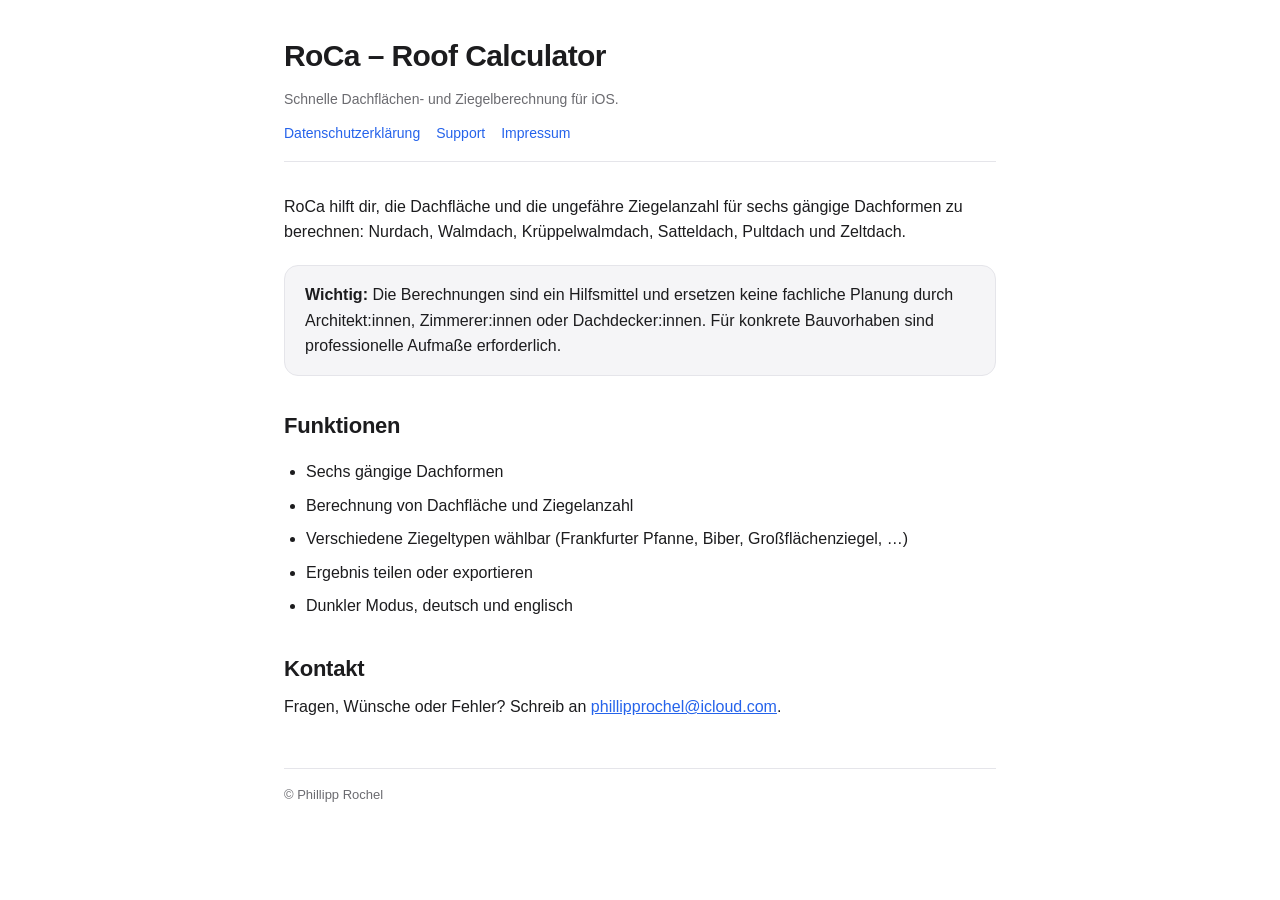
<file: index.html>
<!DOCTYPE html>
<html lang="de">
<head>
<meta charset="UTF-8">
<meta name="viewport" content="width=device-width, initial-scale=1.0">
<title>RoCa – Roof Calculator</title>
<link rel="stylesheet" href="style.css">
</head>
<body>
<div class="container">
<header>
    <h1>RoCa – Roof Calculator</h1>
    <p class="subtitle">Schnelle Dachflächen- und Ziegelberechnung für iOS.</p>
    <nav>
        <a href="privacy.html">Datenschutzerklärung</a>
        <a href="support.html">Support</a>
        <a href="impressum.html">Impressum</a>
    </nav>
</header>

<main>
    <p>RoCa hilft dir, die Dachfläche und die ungefähre Ziegelanzahl für sechs gängige Dachformen zu berechnen: Nurdach, Walmdach, Krüppelwalmdach, Satteldach, Pultdach und Zeltdach.</p>

    <div class="card">
        <strong>Wichtig:</strong> Die Berechnungen sind ein Hilfsmittel und ersetzen keine fachliche Planung durch Architekt:innen, Zimmerer:innen oder Dachdecker:innen. Für konkrete Bauvorhaben sind professionelle Aufmaße erforderlich.
    </div>

    <h2>Funktionen</h2>
    <ul>
        <li>Sechs gängige Dachformen</li>
        <li>Berechnung von Dachfläche und Ziegelanzahl</li>
        <li>Verschiedene Ziegeltypen wählbar (Frankfurter Pfanne, Biber, Großflächenziegel, …)</li>
        <li>Ergebnis teilen oder exportieren</li>
        <li>Dunkler Modus, deutsch und englisch</li>
    </ul>

    <h2>Kontakt</h2>
    <p>Fragen, Wünsche oder Fehler? Schreib an <a href="mailto:phillipprochel@icloud.com">phillipprochel@icloud.com</a>.</p>
</main>

<footer>
    © Phillipp Rochel
</footer>
</div>
</body>
</html>
</file>
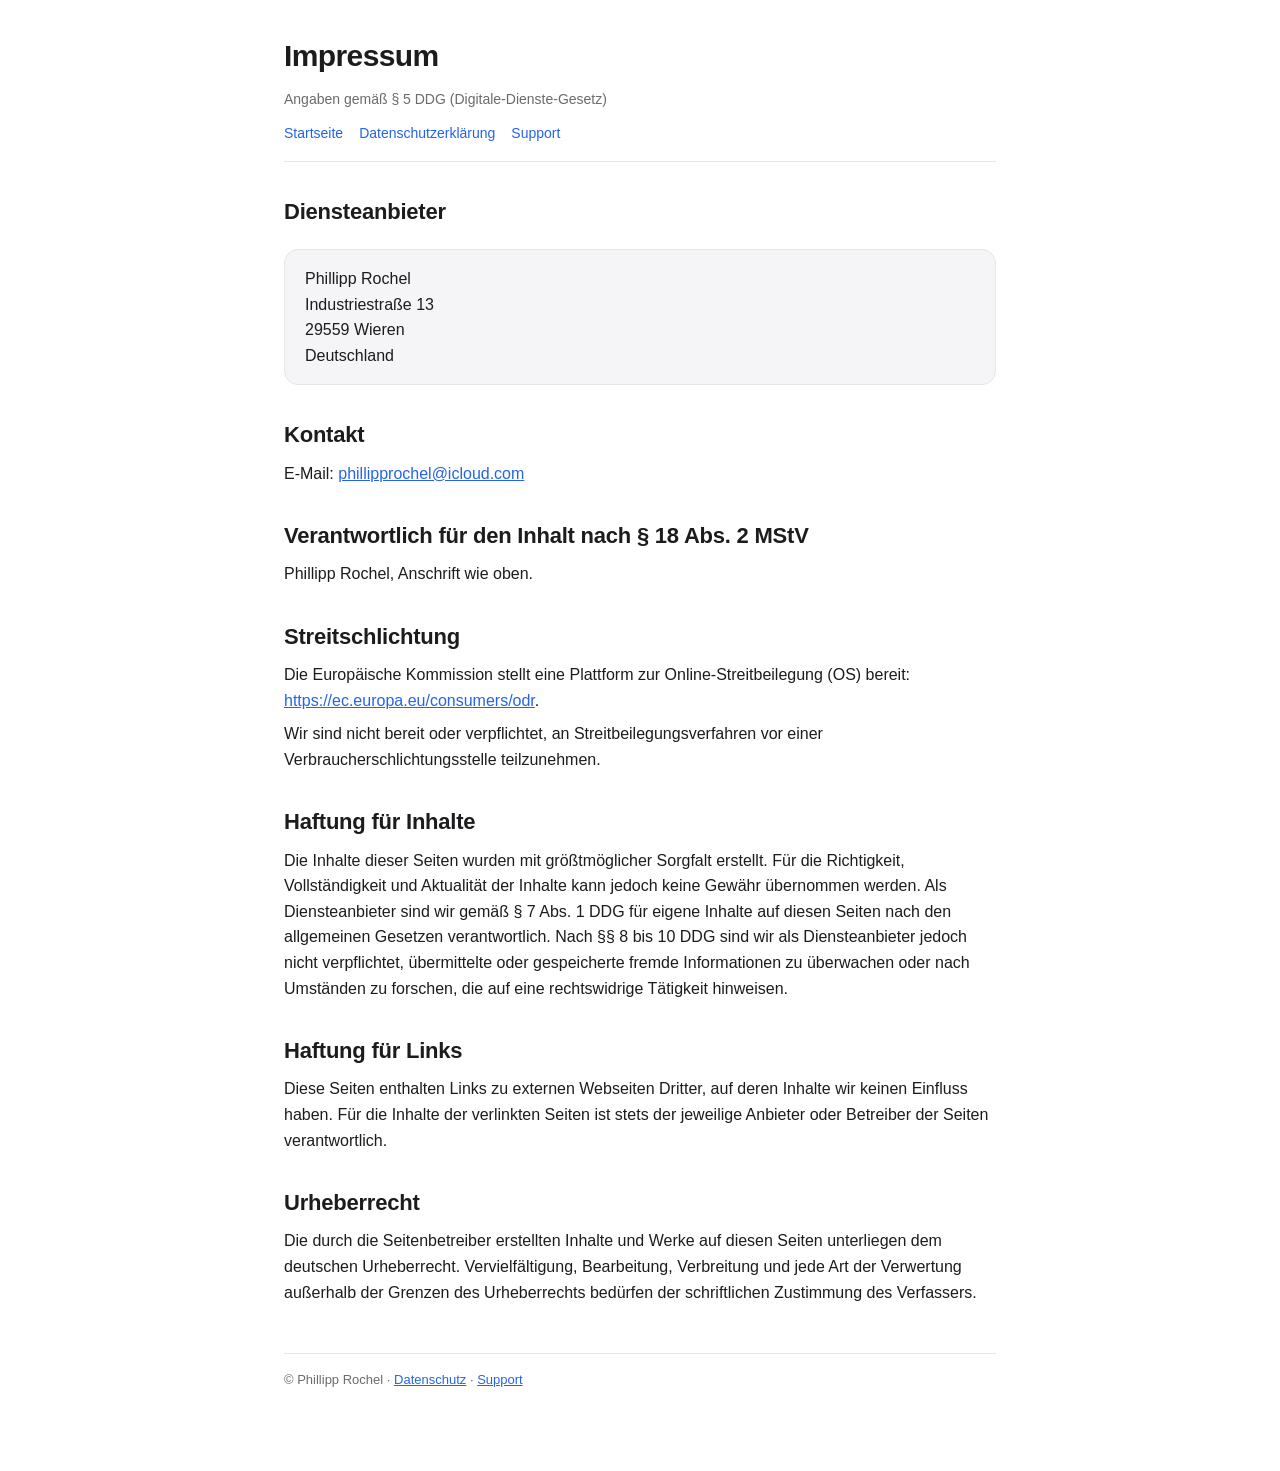
<file: impressum.html>
<!DOCTYPE html>
<html lang="de">
<head>
<meta charset="UTF-8">
<meta name="viewport" content="width=device-width, initial-scale=1.0">
<title>Impressum – RoCa</title>
<link rel="stylesheet" href="style.css">
</head>
<body>
<div class="container">
<header>
    <h1>Impressum</h1>
    <p class="subtitle">Angaben gemäß § 5 DDG (Digitale-Dienste-Gesetz)</p>
    <nav>
        <a href="index.html">Startseite</a>
        <a href="privacy.html">Datenschutzerklärung</a>
        <a href="support.html">Support</a>
    </nav>
</header>

<main>

<h2>Diensteanbieter</h2>
<div class="card">
    Phillipp Rochel<br>
    Industriestraße 13<br>
    29559 Wieren<br>
    Deutschland
</div>

<h2>Kontakt</h2>
<p>E-Mail: <a href="mailto:phillipprochel@icloud.com">phillipprochel@icloud.com</a></p>

<h2>Verantwortlich für den Inhalt nach § 18 Abs. 2 MStV</h2>
<p>Phillipp Rochel, Anschrift wie oben.</p>

<h2>Streitschlichtung</h2>
<p>Die Europäische Kommission stellt eine Plattform zur Online-Streitbeilegung (OS) bereit: <a href="https://ec.europa.eu/consumers/odr" target="_blank" rel="noopener">https://ec.europa.eu/consumers/odr</a>.</p>
<p>Wir sind nicht bereit oder verpflichtet, an Streitbeilegungsverfahren vor einer Verbraucherschlichtungsstelle teilzunehmen.</p>

<h2>Haftung für Inhalte</h2>
<p>Die Inhalte dieser Seiten wurden mit größtmöglicher Sorgfalt erstellt. Für die Richtigkeit, Vollständigkeit und Aktualität der Inhalte kann jedoch keine Gewähr übernommen werden. Als Diensteanbieter sind wir gemäß § 7 Abs. 1 DDG für eigene Inhalte auf diesen Seiten nach den allgemeinen Gesetzen verantwortlich. Nach §§ 8 bis 10 DDG sind wir als Diensteanbieter jedoch nicht verpflichtet, übermittelte oder gespeicherte fremde Informationen zu überwachen oder nach Umständen zu forschen, die auf eine rechtswidrige Tätigkeit hinweisen.</p>

<h2>Haftung für Links</h2>
<p>Diese Seiten enthalten Links zu externen Webseiten Dritter, auf deren Inhalte wir keinen Einfluss haben. Für die Inhalte der verlinkten Seiten ist stets der jeweilige Anbieter oder Betreiber der Seiten verantwortlich.</p>

<h2>Urheberrecht</h2>
<p>Die durch die Seitenbetreiber erstellten Inhalte und Werke auf diesen Seiten unterliegen dem deutschen Urheberrecht. Vervielfältigung, Bearbeitung, Verbreitung und jede Art der Verwertung außerhalb der Grenzen des Urheberrechts bedürfen der schriftlichen Zustimmung des Verfassers.</p>

</main>

<footer>
    © Phillipp Rochel · <a href="privacy.html">Datenschutz</a> · <a href="support.html">Support</a>
</footer>
</div>
</body>
</html>
</file>
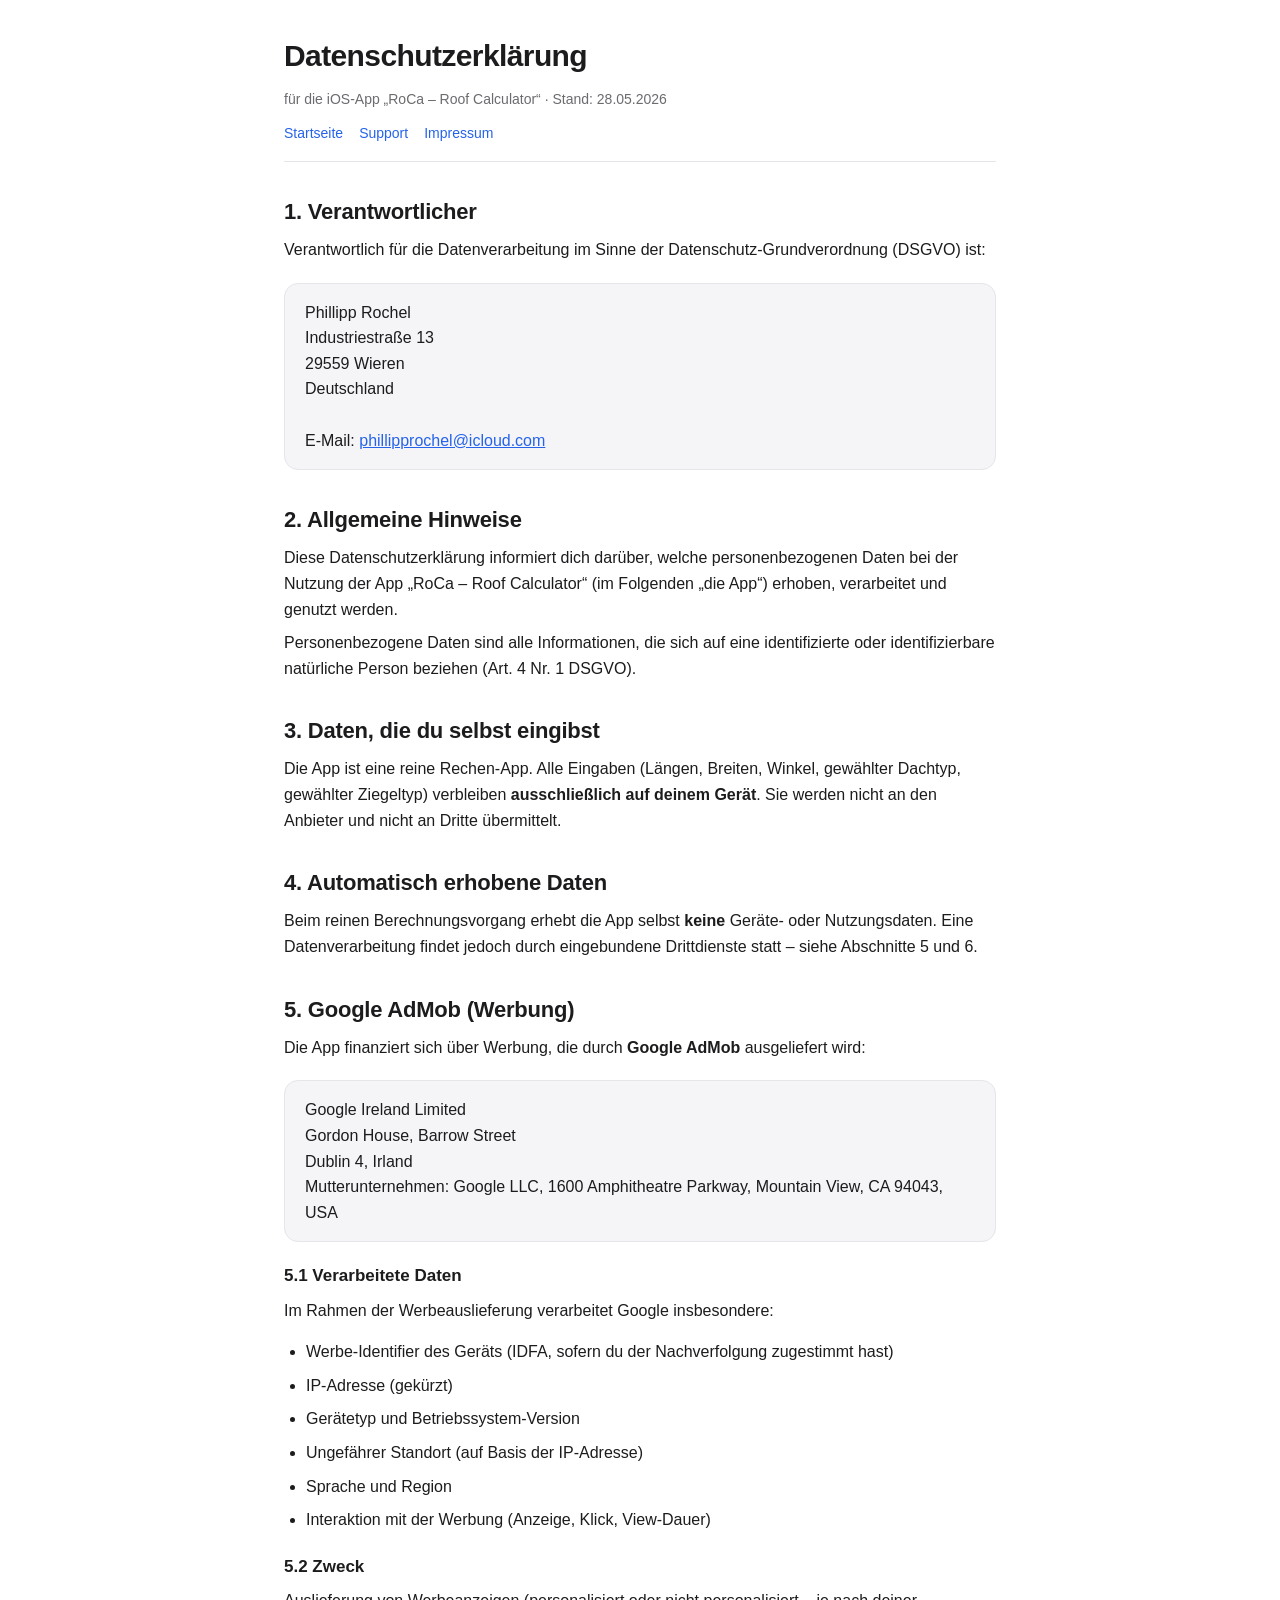
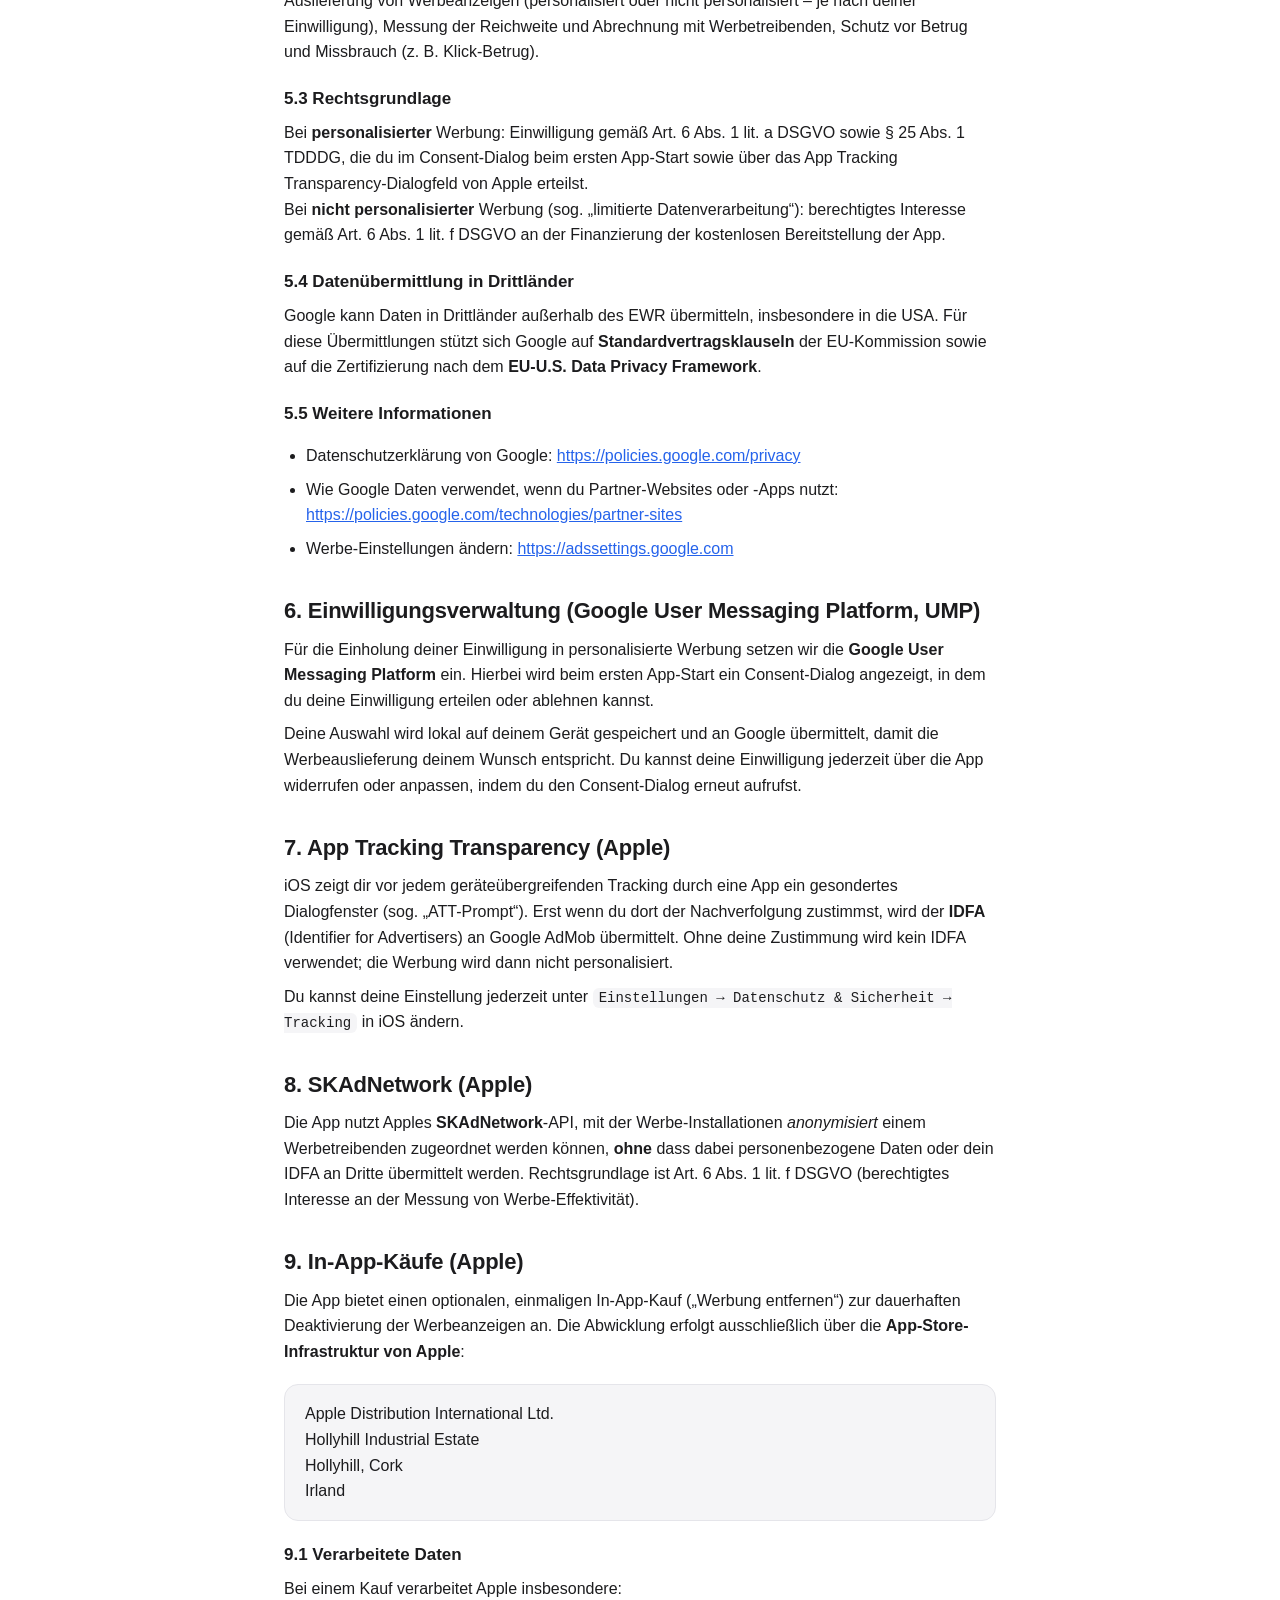
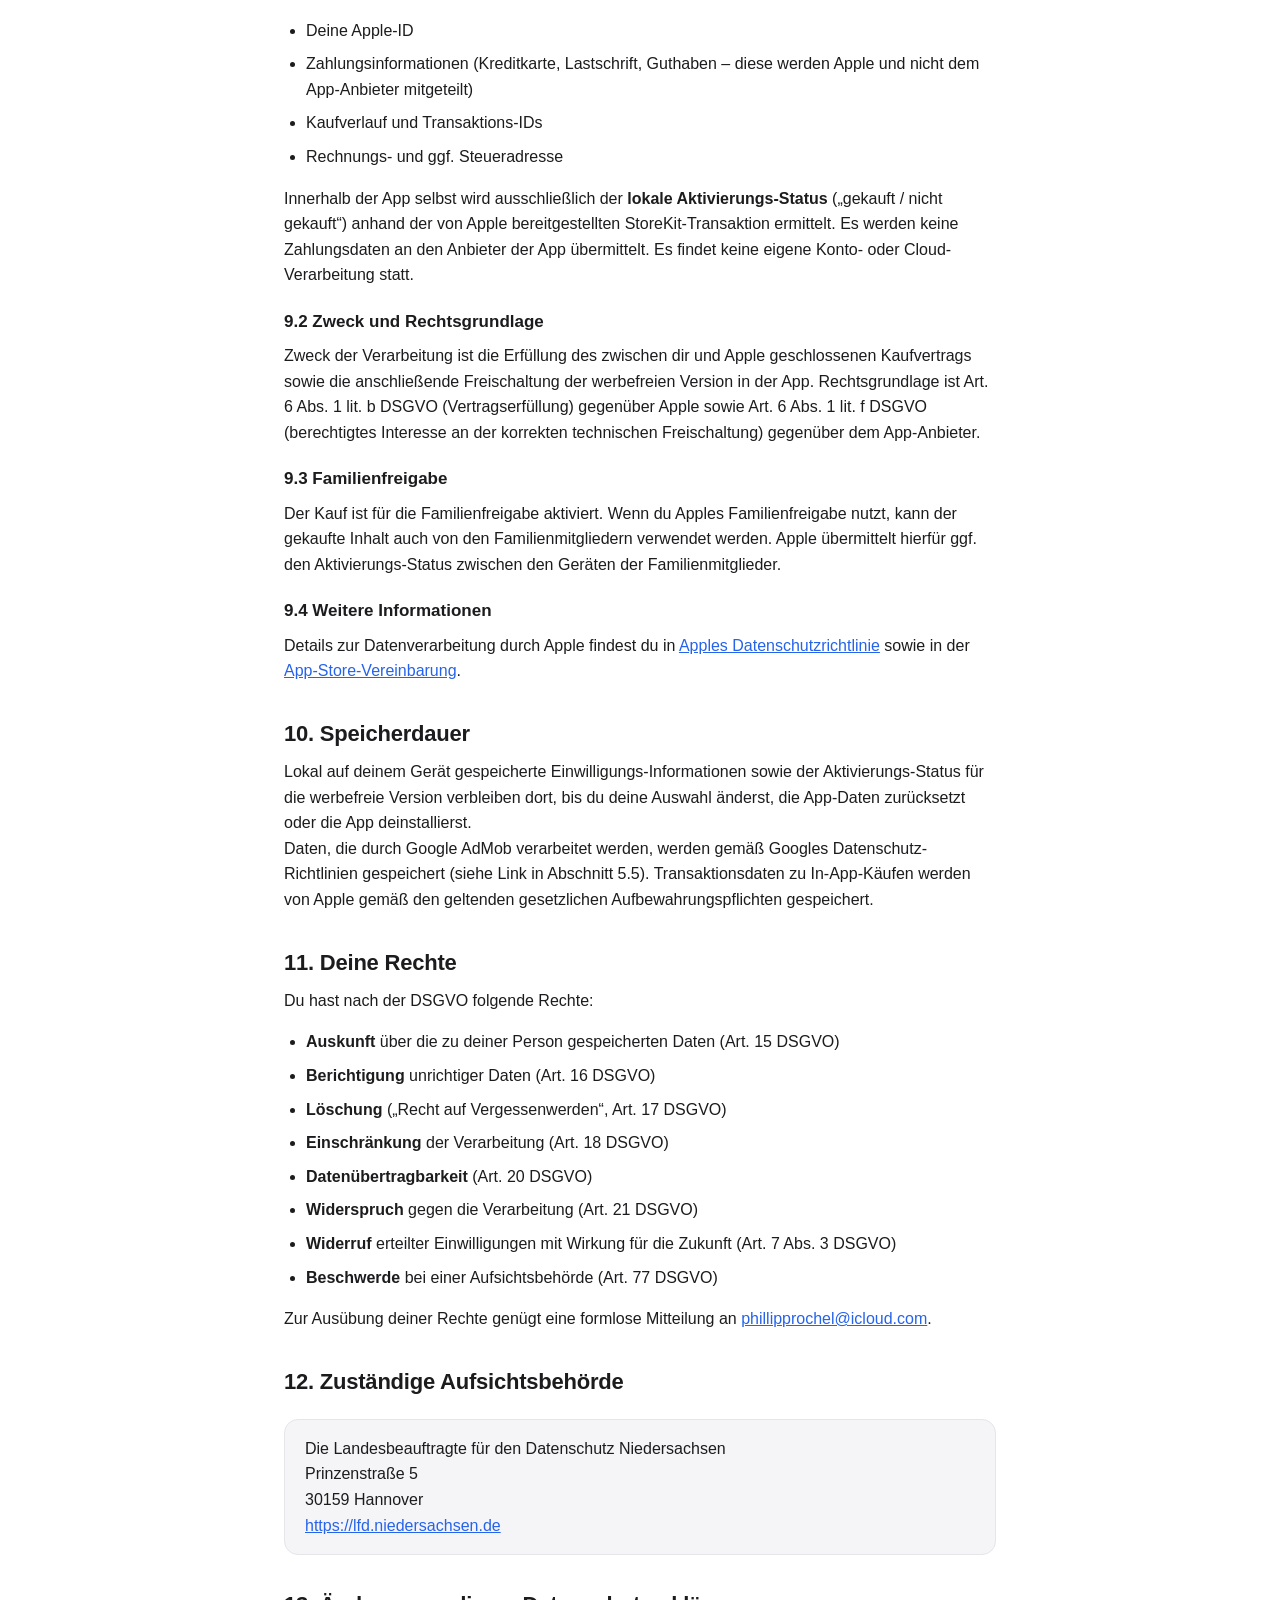
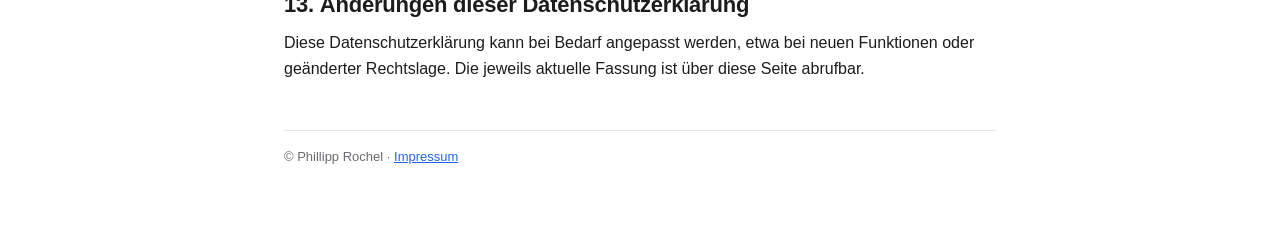
<file: privacy.html>
<!DOCTYPE html>
<html lang="de">
<head>
<meta charset="UTF-8">
<meta name="viewport" content="width=device-width, initial-scale=1.0">
<title>Datenschutzerklärung – RoCa</title>
<link rel="stylesheet" href="style.css">
</head>
<body>
<div class="container">
<header>
    <h1>Datenschutzerklärung</h1>
    <p class="subtitle">für die iOS-App „RoCa – Roof Calculator“ · Stand: 28.05.2026</p>
    <nav>
        <a href="index.html">Startseite</a>
        <a href="support.html">Support</a>
        <a href="impressum.html">Impressum</a>
    </nav>
</header>

<main>

<h2>1. Verantwortlicher</h2>
<p>Verantwortlich für die Datenverarbeitung im Sinne der Datenschutz-Grundverordnung (DSGVO) ist:</p>
<div class="card">
    Phillipp Rochel<br>
    Industriestraße 13<br>
    29559 Wieren<br>
    Deutschland<br><br>
    E-Mail: <a href="mailto:phillipprochel@icloud.com">phillipprochel@icloud.com</a>
</div>

<h2>2. Allgemeine Hinweise</h2>
<p>Diese Datenschutzerklärung informiert dich darüber, welche personenbezogenen Daten bei der Nutzung der App „RoCa – Roof Calculator“ (im Folgenden „die App“) erhoben, verarbeitet und genutzt werden.</p>
<p>Personenbezogene Daten sind alle Informationen, die sich auf eine identifizierte oder identifizierbare natürliche Person beziehen (Art. 4 Nr. 1 DSGVO).</p>

<h2>3. Daten, die du selbst eingibst</h2>
<p>Die App ist eine reine Rechen-App. Alle Eingaben (Längen, Breiten, Winkel, gewählter Dachtyp, gewählter Ziegeltyp) verbleiben <strong>ausschließlich auf deinem Gerät</strong>. Sie werden nicht an den Anbieter und nicht an Dritte übermittelt.</p>

<h2>4. Automatisch erhobene Daten</h2>
<p>Beim reinen Berechnungsvorgang erhebt die App selbst <strong>keine</strong> Geräte- oder Nutzungsdaten. Eine Datenverarbeitung findet jedoch durch eingebundene Drittdienste statt – siehe Abschnitte 5 und 6.</p>

<h2>5. Google AdMob (Werbung)</h2>
<p>Die App finanziert sich über Werbung, die durch <strong>Google AdMob</strong> ausgeliefert wird:</p>
<div class="card">
    Google Ireland Limited<br>
    Gordon House, Barrow Street<br>
    Dublin 4, Irland<br>
    Mutterunternehmen: Google LLC, 1600 Amphitheatre Parkway, Mountain View, CA 94043, USA
</div>

<h3>5.1 Verarbeitete Daten</h3>
<p>Im Rahmen der Werbeauslieferung verarbeitet Google insbesondere:</p>
<ul>
    <li>Werbe-Identifier des Geräts (IDFA, sofern du der Nachverfolgung zugestimmt hast)</li>
    <li>IP-Adresse (gekürzt)</li>
    <li>Gerätetyp und Betriebssystem-Version</li>
    <li>Ungefährer Standort (auf Basis der IP-Adresse)</li>
    <li>Sprache und Region</li>
    <li>Interaktion mit der Werbung (Anzeige, Klick, View-Dauer)</li>
</ul>

<h3>5.2 Zweck</h3>
<p>Auslieferung von Werbeanzeigen (personalisiert oder nicht personalisiert – je nach deiner Einwilligung), Messung der Reichweite und Abrechnung mit Werbetreibenden, Schutz vor Betrug und Missbrauch (z. B. Klick-Betrug).</p>

<h3>5.3 Rechtsgrundlage</h3>
<p>Bei <strong>personalisierter</strong> Werbung: Einwilligung gemäß Art. 6 Abs. 1 lit. a DSGVO sowie § 25 Abs. 1 TDDDG, die du im Consent-Dialog beim ersten App-Start sowie über das App Tracking Transparency-Dialogfeld von Apple erteilst.<br>
Bei <strong>nicht personalisierter</strong> Werbung (sog. „limitierte Datenverarbeitung“): berechtigtes Interesse gemäß Art. 6 Abs. 1 lit. f DSGVO an der Finanzierung der kostenlosen Bereitstellung der App.</p>

<h3>5.4 Datenübermittlung in Drittländer</h3>
<p>Google kann Daten in Drittländer außerhalb des EWR übermitteln, insbesondere in die USA. Für diese Übermittlungen stützt sich Google auf <strong>Standardvertragsklauseln</strong> der EU-Kommission sowie auf die Zertifizierung nach dem <strong>EU-U.S. Data Privacy Framework</strong>.</p>

<h3>5.5 Weitere Informationen</h3>
<ul>
    <li>Datenschutzerklärung von Google: <a href="https://policies.google.com/privacy" target="_blank" rel="noopener">https://policies.google.com/privacy</a></li>
    <li>Wie Google Daten verwendet, wenn du Partner-Websites oder -Apps nutzt: <a href="https://policies.google.com/technologies/partner-sites" target="_blank" rel="noopener">https://policies.google.com/technologies/partner-sites</a></li>
    <li>Werbe-Einstellungen ändern: <a href="https://adssettings.google.com" target="_blank" rel="noopener">https://adssettings.google.com</a></li>
</ul>

<h2>6. Einwilligungsverwaltung (Google User Messaging Platform, UMP)</h2>
<p>Für die Einholung deiner Einwilligung in personalisierte Werbung setzen wir die <strong>Google User Messaging Platform</strong> ein. Hierbei wird beim ersten App-Start ein Consent-Dialog angezeigt, in dem du deine Einwilligung erteilen oder ablehnen kannst.</p>
<p>Deine Auswahl wird lokal auf deinem Gerät gespeichert und an Google übermittelt, damit die Werbeauslieferung deinem Wunsch entspricht. Du kannst deine Einwilligung jederzeit über die App widerrufen oder anpassen, indem du den Consent-Dialog erneut aufrufst.</p>

<h2>7. App Tracking Transparency (Apple)</h2>
<p>iOS zeigt dir vor jedem geräteübergreifenden Tracking durch eine App ein gesondertes Dialogfenster (sog. „ATT-Prompt“). Erst wenn du dort der Nachverfolgung zustimmst, wird der <strong>IDFA</strong> (Identifier for Advertisers) an Google AdMob übermittelt. Ohne deine Zustimmung wird kein IDFA verwendet; die Werbung wird dann nicht personalisiert.</p>
<p>Du kannst deine Einstellung jederzeit unter <code>Einstellungen → Datenschutz &amp; Sicherheit → Tracking</code> in iOS ändern.</p>

<h2>8. SKAdNetwork (Apple)</h2>
<p>Die App nutzt Apples <strong>SKAdNetwork</strong>-API, mit der Werbe-Installationen <em>anonymisiert</em> einem Werbetreibenden zugeordnet werden können, <strong>ohne</strong> dass dabei personenbezogene Daten oder dein IDFA an Dritte übermittelt werden. Rechtsgrundlage ist Art. 6 Abs. 1 lit. f DSGVO (berechtigtes Interesse an der Messung von Werbe-Effektivität).</p>

<h2>9. In-App-Käufe (Apple)</h2>
<p>Die App bietet einen optionalen, einmaligen In-App-Kauf („Werbung entfernen“) zur dauerhaften Deaktivierung der Werbeanzeigen an. Die Abwicklung erfolgt ausschließlich über die <strong>App-Store-Infrastruktur von Apple</strong>:</p>
<div class="card">
    Apple Distribution International Ltd.<br>
    Hollyhill Industrial Estate<br>
    Hollyhill, Cork<br>
    Irland
</div>

<h3>9.1 Verarbeitete Daten</h3>
<p>Bei einem Kauf verarbeitet Apple insbesondere:</p>
<ul>
    <li>Deine Apple-ID</li>
    <li>Zahlungsinformationen (Kreditkarte, Lastschrift, Guthaben – diese werden Apple und nicht dem App-Anbieter mitgeteilt)</li>
    <li>Kaufverlauf und Transaktions-IDs</li>
    <li>Rechnungs- und ggf. Steueradresse</li>
</ul>
<p>Innerhalb der App selbst wird ausschließlich der <strong>lokale Aktivierungs-Status</strong> („gekauft / nicht gekauft“) anhand der von Apple bereitgestellten StoreKit-Transaktion ermittelt. Es werden keine Zahlungsdaten an den Anbieter der App übermittelt. Es findet keine eigene Konto- oder Cloud-Verarbeitung statt.</p>

<h3>9.2 Zweck und Rechtsgrundlage</h3>
<p>Zweck der Verarbeitung ist die Erfüllung des zwischen dir und Apple geschlossenen Kaufvertrags sowie die anschließende Freischaltung der werbefreien Version in der App. Rechtsgrundlage ist Art. 6 Abs. 1 lit. b DSGVO (Vertragserfüllung) gegenüber Apple sowie Art. 6 Abs. 1 lit. f DSGVO (berechtigtes Interesse an der korrekten technischen Freischaltung) gegenüber dem App-Anbieter.</p>

<h3>9.3 Familienfreigabe</h3>
<p>Der Kauf ist für die Familienfreigabe aktiviert. Wenn du Apples Familienfreigabe nutzt, kann der gekaufte Inhalt auch von den Familienmitgliedern verwendet werden. Apple übermittelt hierfür ggf. den Aktivierungs-Status zwischen den Geräten der Familienmitglieder.</p>

<h3>9.4 Weitere Informationen</h3>
<p>Details zur Datenverarbeitung durch Apple findest du in <a href="https://www.apple.com/legal/privacy/de-ww/" target="_blank" rel="noopener">Apples Datenschutzrichtlinie</a> sowie in der <a href="https://www.apple.com/legal/internet-services/itunes/de/terms.html" target="_blank" rel="noopener">App-Store-Vereinbarung</a>.</p>

<h2>10. Speicherdauer</h2>
<p>Lokal auf deinem Gerät gespeicherte Einwilligungs-Informationen sowie der Aktivierungs-Status für die werbefreie Version verbleiben dort, bis du deine Auswahl änderst, die App-Daten zurücksetzt oder die App deinstallierst.<br>
Daten, die durch Google AdMob verarbeitet werden, werden gemäß Googles Datenschutz-Richtlinien gespeichert (siehe Link in Abschnitt 5.5). Transaktionsdaten zu In-App-Käufen werden von Apple gemäß den geltenden gesetzlichen Aufbewahrungspflichten gespeichert.</p>

<h2>11. Deine Rechte</h2>
<p>Du hast nach der DSGVO folgende Rechte:</p>
<ul>
    <li><strong>Auskunft</strong> über die zu deiner Person gespeicherten Daten (Art. 15 DSGVO)</li>
    <li><strong>Berichtigung</strong> unrichtiger Daten (Art. 16 DSGVO)</li>
    <li><strong>Löschung</strong> („Recht auf Vergessenwerden“, Art. 17 DSGVO)</li>
    <li><strong>Einschränkung</strong> der Verarbeitung (Art. 18 DSGVO)</li>
    <li><strong>Datenübertragbarkeit</strong> (Art. 20 DSGVO)</li>
    <li><strong>Widerspruch</strong> gegen die Verarbeitung (Art. 21 DSGVO)</li>
    <li><strong>Widerruf</strong> erteilter Einwilligungen mit Wirkung für die Zukunft (Art. 7 Abs. 3 DSGVO)</li>
    <li><strong>Beschwerde</strong> bei einer Aufsichtsbehörde (Art. 77 DSGVO)</li>
</ul>
<p>Zur Ausübung deiner Rechte genügt eine formlose Mitteilung an <a href="mailto:phillipprochel@icloud.com">phillipprochel@icloud.com</a>.</p>

<h2>12. Zuständige Aufsichtsbehörde</h2>
<div class="card">
    Die Landesbeauftragte für den Datenschutz Niedersachsen<br>
    Prinzenstraße 5<br>
    30159 Hannover<br>
    <a href="https://lfd.niedersachsen.de" target="_blank" rel="noopener">https://lfd.niedersachsen.de</a>
</div>

<h2>13. Änderungen dieser Datenschutzerklärung</h2>
<p>Diese Datenschutzerklärung kann bei Bedarf angepasst werden, etwa bei neuen Funktionen oder geänderter Rechtslage. Die jeweils aktuelle Fassung ist über diese Seite abrufbar.</p>

</main>

<footer>
    © Phillipp Rochel · <a href="impressum.html">Impressum</a>
</footer>
</div>
</body>
</html>
</file>
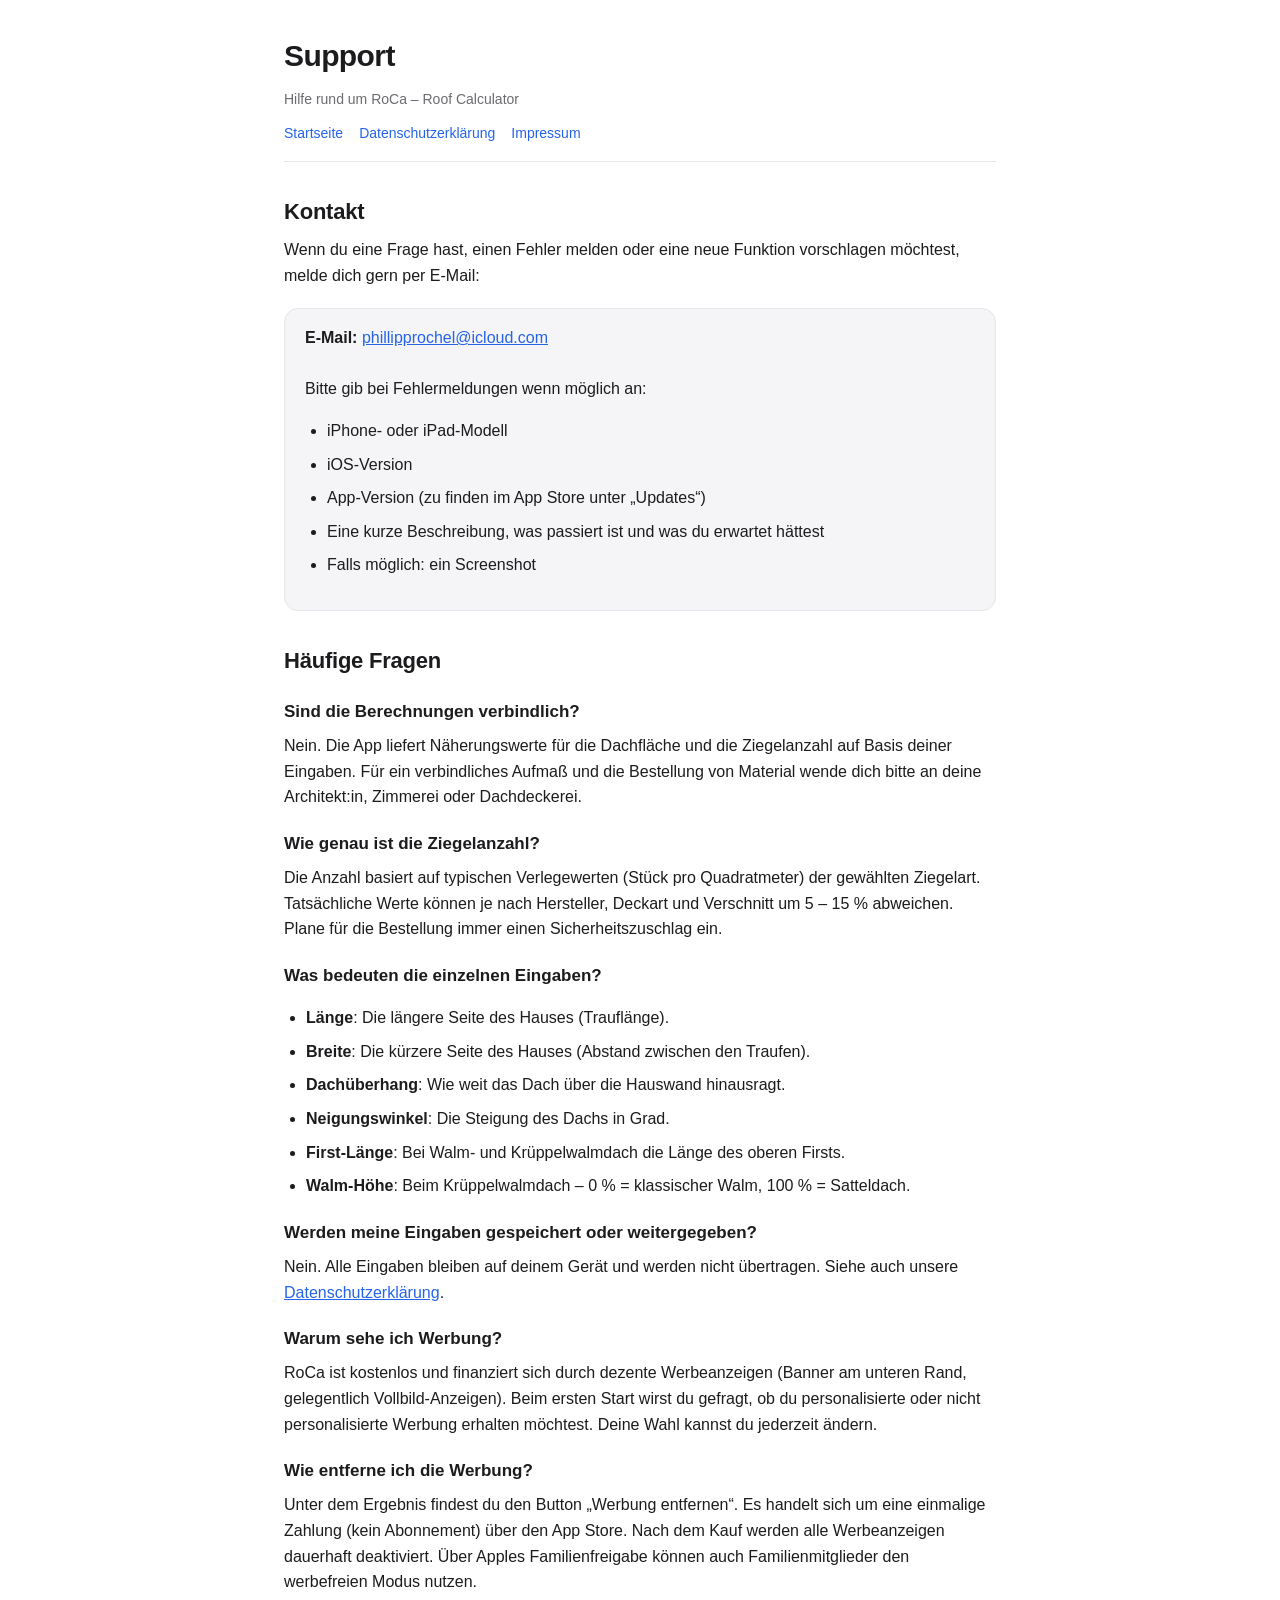
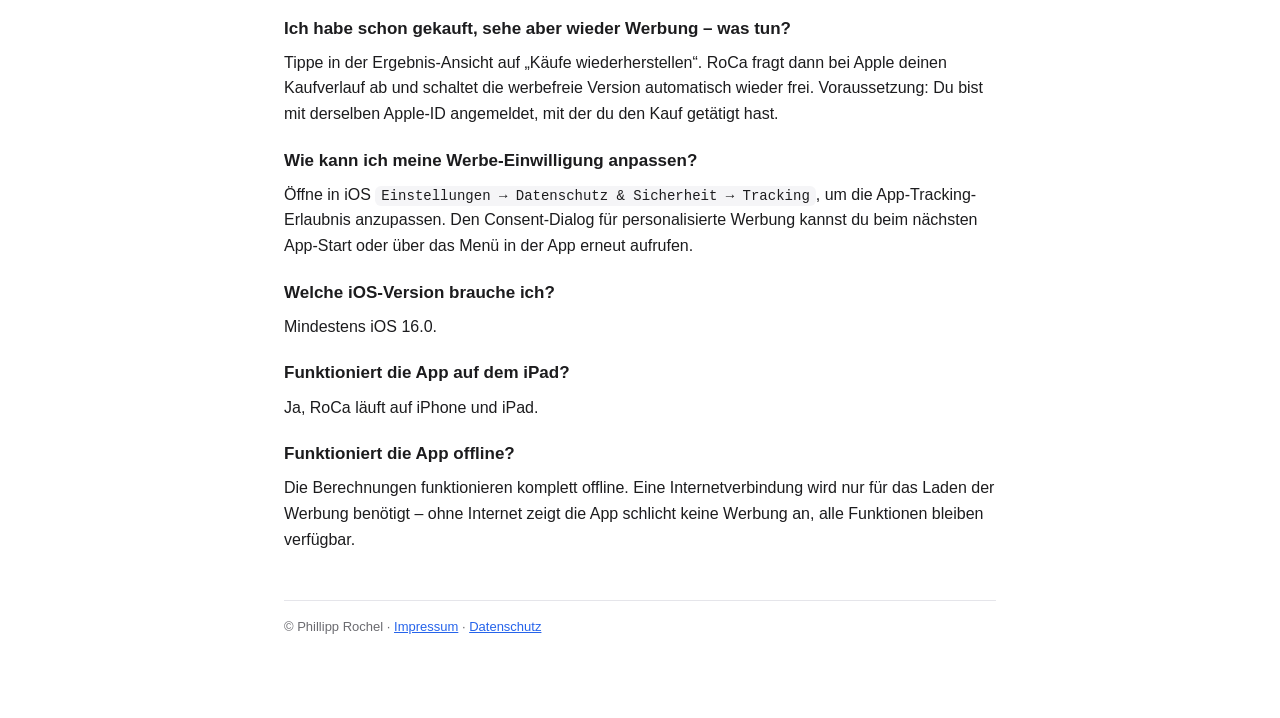
<file: support.html>
<!DOCTYPE html>
<html lang="de">
<head>
<meta charset="UTF-8">
<meta name="viewport" content="width=device-width, initial-scale=1.0">
<title>Support – RoCa</title>
<link rel="stylesheet" href="style.css">
</head>
<body>
<div class="container">
<header>
    <h1>Support</h1>
    <p class="subtitle">Hilfe rund um RoCa – Roof Calculator</p>
    <nav>
        <a href="index.html">Startseite</a>
        <a href="privacy.html">Datenschutzerklärung</a>
        <a href="impressum.html">Impressum</a>
    </nav>
</header>

<main>

<h2>Kontakt</h2>
<p>Wenn du eine Frage hast, einen Fehler melden oder eine neue Funktion vorschlagen möchtest, melde dich gern per E-Mail:</p>
<div class="card">
    <strong>E-Mail:</strong> <a href="mailto:phillipprochel@icloud.com">phillipprochel@icloud.com</a><br><br>
    Bitte gib bei Fehlermeldungen wenn möglich an:
    <ul>
        <li>iPhone- oder iPad-Modell</li>
        <li>iOS-Version</li>
        <li>App-Version (zu finden im App Store unter „Updates“)</li>
        <li>Eine kurze Beschreibung, was passiert ist und was du erwartet hättest</li>
        <li>Falls möglich: ein Screenshot</li>
    </ul>
</div>

<h2>Häufige Fragen</h2>

<h3>Sind die Berechnungen verbindlich?</h3>
<p>Nein. Die App liefert Näherungswerte für die Dachfläche und die Ziegelanzahl auf Basis deiner Eingaben. Für ein verbindliches Aufmaß und die Bestellung von Material wende dich bitte an deine Architekt:in, Zimmerei oder Dachdeckerei.</p>

<h3>Wie genau ist die Ziegelanzahl?</h3>
<p>Die Anzahl basiert auf typischen Verlegewerten (Stück pro Quadratmeter) der gewählten Ziegelart. Tatsächliche Werte können je nach Hersteller, Deckart und Verschnitt um 5 – 15 % abweichen. Plane für die Bestellung immer einen Sicherheitszuschlag ein.</p>

<h3>Was bedeuten die einzelnen Eingaben?</h3>
<ul>
    <li><strong>Länge</strong>: Die längere Seite des Hauses (Trauflänge).</li>
    <li><strong>Breite</strong>: Die kürzere Seite des Hauses (Abstand zwischen den Traufen).</li>
    <li><strong>Dachüberhang</strong>: Wie weit das Dach über die Hauswand hinausragt.</li>
    <li><strong>Neigungswinkel</strong>: Die Steigung des Dachs in Grad.</li>
    <li><strong>First-Länge</strong>: Bei Walm- und Krüppelwalmdach die Länge des oberen Firsts.</li>
    <li><strong>Walm-Höhe</strong>: Beim Krüppelwalmdach – 0 % = klassischer Walm, 100 % = Satteldach.</li>
</ul>

<h3>Werden meine Eingaben gespeichert oder weitergegeben?</h3>
<p>Nein. Alle Eingaben bleiben auf deinem Gerät und werden nicht übertragen. Siehe auch unsere <a href="privacy.html">Datenschutzerklärung</a>.</p>

<h3>Warum sehe ich Werbung?</h3>
<p>RoCa ist kostenlos und finanziert sich durch dezente Werbeanzeigen (Banner am unteren Rand, gelegentlich Vollbild-Anzeigen). Beim ersten Start wirst du gefragt, ob du personalisierte oder nicht personalisierte Werbung erhalten möchtest. Deine Wahl kannst du jederzeit ändern.</p>

<h3>Wie entferne ich die Werbung?</h3>
<p>Unter dem Ergebnis findest du den Button „Werbung entfernen“. Es handelt sich um eine einmalige Zahlung (kein Abonnement) über den App Store. Nach dem Kauf werden alle Werbeanzeigen dauerhaft deaktiviert. Über Apples Familienfreigabe können auch Familienmitglieder den werbefreien Modus nutzen.</p>

<h3>Ich habe schon gekauft, sehe aber wieder Werbung – was tun?</h3>
<p>Tippe in der Ergebnis-Ansicht auf „Käufe wiederherstellen“. RoCa fragt dann bei Apple deinen Kaufverlauf ab und schaltet die werbefreie Version automatisch wieder frei. Voraussetzung: Du bist mit derselben Apple-ID angemeldet, mit der du den Kauf getätigt hast.</p>

<h3>Wie kann ich meine Werbe-Einwilligung anpassen?</h3>
<p>Öffne in iOS <code>Einstellungen → Datenschutz &amp; Sicherheit → Tracking</code>, um die App-Tracking-Erlaubnis anzupassen. Den Consent-Dialog für personalisierte Werbung kannst du beim nächsten App-Start oder über das Menü in der App erneut aufrufen.</p>

<h3>Welche iOS-Version brauche ich?</h3>
<p>Mindestens iOS 16.0.</p>

<h3>Funktioniert die App auf dem iPad?</h3>
<p>Ja, RoCa läuft auf iPhone und iPad.</p>

<h3>Funktioniert die App offline?</h3>
<p>Die Berechnungen funktionieren komplett offline. Eine Internetverbindung wird nur für das Laden der Werbung benötigt – ohne Internet zeigt die App schlicht keine Werbung an, alle Funktionen bleiben verfügbar.</p>

</main>

<footer>
    © Phillipp Rochel · <a href="impressum.html">Impressum</a> · <a href="privacy.html">Datenschutz</a>
</footer>
</div>
</body>
</html>
</file>
<file: style.css>
:root {
    --bg: #ffffff;
    --fg: #1c1c1e;
    --muted: #6b6b70;
    --accent: #2563eb;
    --card: #f5f5f7;
    --border: #e5e5ea;
}

@media (prefers-color-scheme: dark) {
    :root {
        --bg: #1c1c1e;
        --fg: #f5f5f7;
        --muted: #98989d;
        --accent: #60a5fa;
        --card: #2c2c2e;
        --border: #3a3a3c;
    }
}

* { box-sizing: border-box; }

body {
    margin: 0;
    font-family: -apple-system, BlinkMacSystemFont, "Segoe UI", Roboto, "Helvetica Neue", Arial, sans-serif;
    line-height: 1.6;
    color: var(--fg);
    background: var(--bg);
    font-size: 16px;
}

.container {
    max-width: 760px;
    margin: 0 auto;
    padding: 32px 24px 80px;
}

header {
    border-bottom: 1px solid var(--border);
    padding-bottom: 16px;
    margin-bottom: 32px;
}

nav {
    display: flex;
    flex-wrap: wrap;
    gap: 16px;
    margin-top: 12px;
    font-size: 14px;
}

nav a {
    color: var(--accent);
    text-decoration: none;
}

nav a:hover { text-decoration: underline; }

h1 {
    font-size: 30px;
    margin: 0 0 8px;
    letter-spacing: -0.02em;
}

h2 {
    font-size: 22px;
    margin: 32px 0 8px;
    letter-spacing: -0.01em;
}

h3 {
    font-size: 17px;
    margin: 20px 0 4px;
}

p, li { margin: 8px 0; }

ul { padding-left: 22px; }

.subtitle {
    color: var(--muted);
    font-size: 14px;
    margin: 0;
}

.card {
    background: var(--card);
    border: 1px solid var(--border);
    border-radius: 14px;
    padding: 16px 20px;
    margin: 20px 0;
}

a { color: var(--accent); }

code {
    background: var(--card);
    padding: 2px 6px;
    border-radius: 6px;
    font-size: 14px;
}

footer {
    margin-top: 48px;
    padding-top: 16px;
    border-top: 1px solid var(--border);
    color: var(--muted);
    font-size: 13px;
}
</file>
